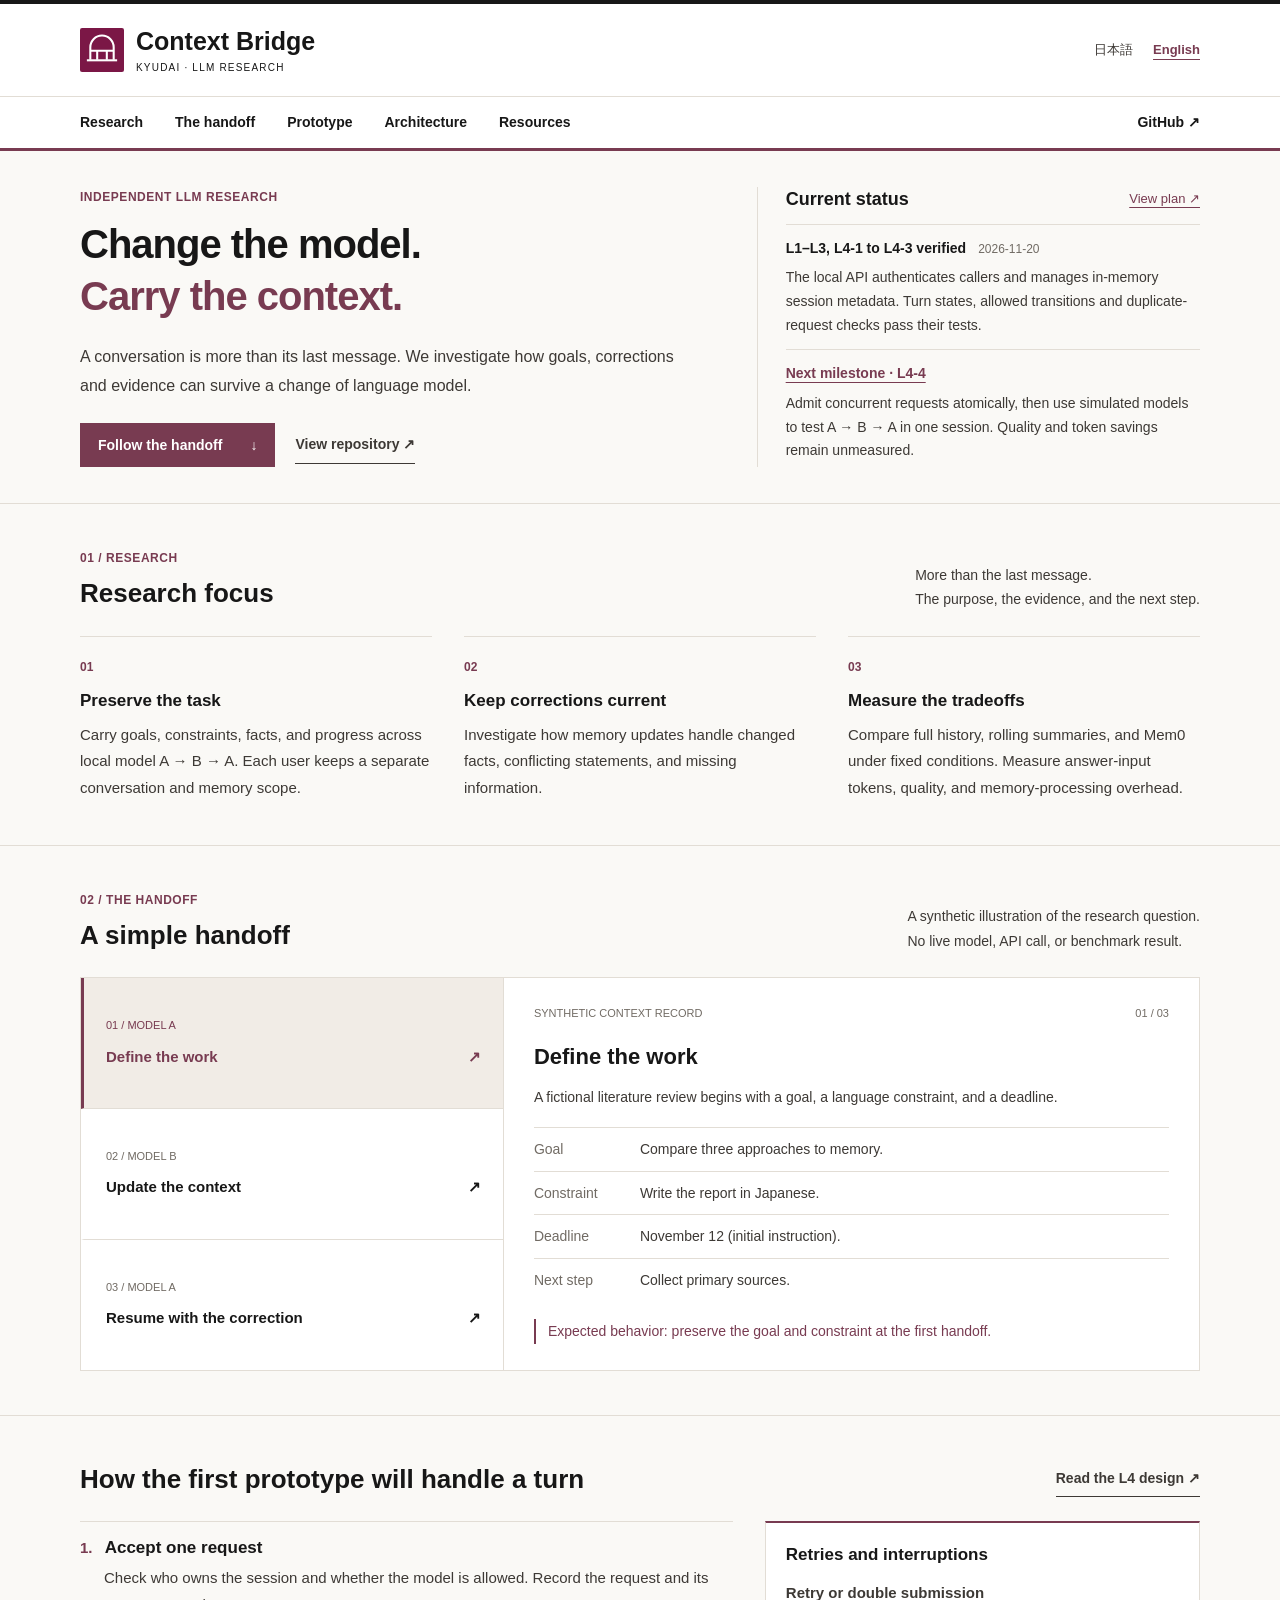
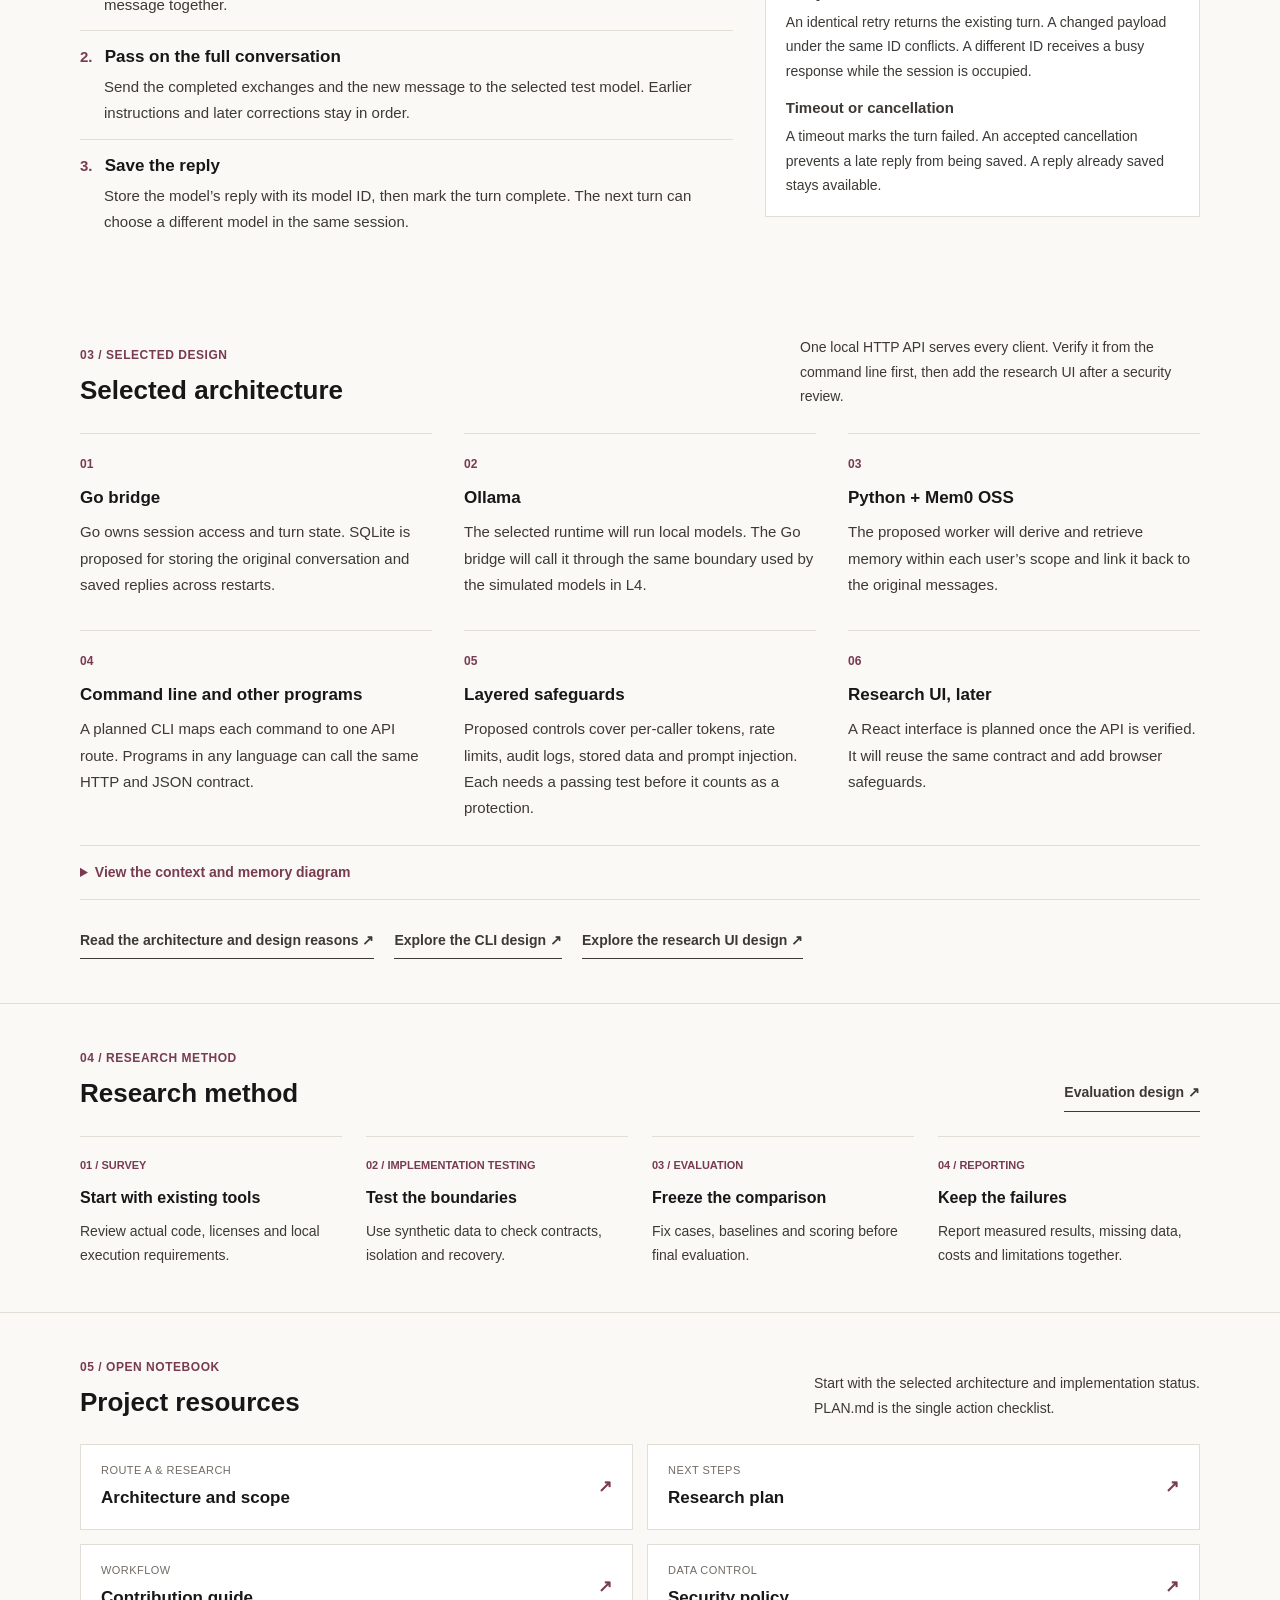
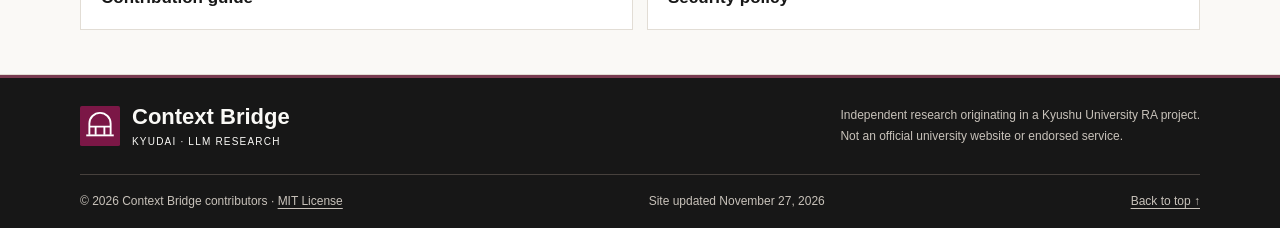
<file: website/index.html>
<!doctype html>
<html lang="en">
  <head>
    <meta charset="utf-8">
    <meta name="viewport" content="width=device-width, initial-scale=1">
    <meta name="description" content="Route A selected: Go, Ollama and Mem0 OSS. An independent research prototype for context continuity across local language models.">
    <meta name="theme-color" content="#faf9f6">
    <meta name="color-scheme" content="light">
    <title>Kyudai LLM Context Bridge — Carry the context</title>
    <link rel="icon" href="assets/mark.svg" type="image/svg+xml">
    <link rel="stylesheet" href="assets/style.css?v=20261118">
    <link rel="alternate" hreflang="ja" href="ja.html">
    <script src="assets/demo.js" defer></script>
  </head>
  <body>
    <a class="skip" href="#main">Skip to content</a>
    <header class="masthead">
      <div class="header wrap">
        <a class="brand" href="index.html"><img src="assets/mark.svg" width="44" height="44" alt=""><span>Context Bridge<span class="brand-sub">KYUDAI · LLM RESEARCH</span></span></a>
        <nav class="language-nav" aria-label="Language">
          <a href="ja.html" lang="ja">日本語</a>
          <a href="index.html" lang="en" aria-current="page">English</a>
        </nav>
      </div>
      <nav class="main-nav" aria-label="Main">
        <div class="wrap">
          <a href="#research">Research</a>
          <a href="#handoff">The handoff</a>
          <a href="#prototype">Prototype</a>
          <a href="#architecture">Architecture</a>
          <a href="#resources">Resources</a>
          <a class="repository-link" href="https://github.com/lorendw7/kyudai-llm-context-bridge">GitHub <span aria-hidden="true">↗</span></a>
        </div>
      </nav>
    </header>
    <main id="main" tabindex="-1">
      <section class="hero">
        <div class="wrap hero-content">
          <div class="hero-copy">
            <p class="eyebrow">INDEPENDENT LLM RESEARCH</p>
            <h1>Change the model.<br><em>Carry the context.</em></h1>
            <p class="lead">A conversation is more than its last message. We investigate how goals, corrections and evidence can survive a change of language model.</p>
            <div class="actions">
              <a class="button" href="#handoff">Follow the handoff <span aria-hidden="true">↓</span></a>
              <a class="text-link" href="https://github.com/lorendw7/kyudai-llm-context-bridge">View repository <span aria-hidden="true">↗</span></a>
            </div>
          </div>
          <aside class="project-status" aria-labelledby="status-heading">
            <div class="status-heading">
              <h2 id="status-heading">Current status</h2>
              <a href="https://github.com/lorendw7/kyudai-llm-context-bridge/blob/main/PLAN.md">View plan <span aria-hidden="true">↗</span></a>
            </div>
            <div class="status-item">
              <h3>L1–L3, L4-1 to L4-3 verified <time datetime="2026-11-20">2026-11-20</time></h3>
              <p>The local API authenticates callers and manages in-memory session metadata. Turn states, allowed transitions and duplicate-request checks pass their tests.</p>
            </div>
            <div class="status-item">
              <h3><a href="#prototype">Next milestone · L4-4</a></h3>
              <p>Admit concurrent requests atomically, then use simulated models to test A → B → A in one session. Quality and token savings remain unmeasured.</p>
            </div>
          </aside>
        </div>
      </section>
      <section id="research" class="section wrap">
        <div class="section-heading">
          <div>
            <p class="eyebrow">01 / RESEARCH</p>
            <h2>Research focus</h2>
          </div>
          <p>More than the last message.<br>The purpose, the evidence, and the next step.</p>
        </div>
        <div class="research-grid">
          <article>
            <span class="number">01</span>
            <h3>Preserve the task</h3>
            <p>Carry goals, constraints, facts, and progress across local model A → B → A. Each user keeps a separate conversation and memory scope.</p>
          </article>
          <article>
            <span class="number">02</span>
            <h3>Keep corrections current</h3>
            <p>Investigate how memory updates handle changed facts, conflicting statements, and missing information.</p>
          </article>
          <article>
            <span class="number">03</span>
            <h3>Measure the tradeoffs</h3>
            <p>Compare full history, rolling summaries, and Mem0 under fixed conditions. Measure answer-input tokens, quality, and memory-processing overhead.</p>
          </article>
        </div>
      </section>
      <section id="handoff" class="demo-section">
        <div class="wrap">
          <div class="section-heading">
            <div>
              <p class="eyebrow">02 / THE HANDOFF</p>
              <h2>A simple handoff</h2>
            </div>
            <p>A synthetic illustration of the research question.<br>No live model, API call, or benchmark result.</p>
          </div>
          <div class="demo">
            <div class="steps" role="group" aria-label="Choose handoff stage">
              <button type="button" data-step="0" aria-pressed="true" aria-controls="handoff-detail"><span>01 / MODEL A</span>Define the work <span aria-hidden="true">↗</span></button>
              <button type="button" data-step="1" aria-pressed="false" aria-controls="handoff-detail"><span>02 / MODEL B</span>Update the context <span aria-hidden="true">↗</span></button>
              <button type="button" data-step="2" aria-pressed="false" aria-controls="handoff-detail"><span>03 / MODEL A</span>Resume with the correction <span aria-hidden="true">↗</span></button>
            </div>
            <div id="handoff-detail" class="context-sheet" aria-live="polite" aria-atomic="true">
              <div class="sheet-header">
                <span>SYNTHETIC CONTEXT RECORD</span>
                <span id="step-count">01 / 03</span>
              </div>
              <h3 id="step-title">Define the work</h3>
              <p id="step-description">A fictional literature review begins with a goal, a language constraint, and a deadline.</p>
              <dl>
                <div>
                  <dt>Goal</dt>
                  <dd id="demo-goal">Compare three approaches to memory.</dd>
                </div>
                <div>
                  <dt>Constraint</dt>
                  <dd id="demo-constraint">Write the report in Japanese.</dd>
                </div>
                <div>
                  <dt>Deadline</dt>
                  <dd id="demo-deadline">November 12 (initial instruction).</dd>
                </div>
                <div>
                  <dt>Next step</dt>
                  <dd id="demo-next">Collect primary sources.</dd>
                </div>
              </dl>
              <p class="demo-note" id="demo-note">Expected behavior: preserve the goal and constraint at the first handoff.</p>
            </div>
          </div>
          <noscript>
            <p>The first stage is shown above. The remaining stages illustrate a deadline correction from November 12 to November 15 and its expected retention when returning to the local model. Enable JavaScript to switch stages.</p>
          </noscript>
        </div>
      </section>
      <section id="prototype" class="section wrap">
        <div class="section-heading">
          <h2>How the first prototype will handle a turn</h2>
          <a class="text-link" href="https://github.com/lorendw7/kyudai-llm-context-bridge/blob/main/docs/contracts.md#l4-turn-design">Read the L4 design <span aria-hidden="true">↗</span></a>
        </div>
        <div class="turn-design">
          <ol class="turn-flow">
            <li>
              <h3>Accept one request</h3>
              <p>Check who owns the session and whether the model is allowed. Record the request and its message together.</p>
            </li>
            <li>
              <h3>Pass on the full conversation</h3>
              <p>Send the completed exchanges and the new message to the selected test model. Earlier instructions and later corrections stay in order.</p>
            </li>
            <li>
              <h3>Save the reply</h3>
              <p>Store the model’s reply with its model ID, then mark the turn complete. The next turn can choose a different model in the same session.</p>
            </li>
          </ol>
          <div class="turn-exceptions">
            <h3>Retries and interruptions</h3>
            <dl>
              <dt>Retry or double submission</dt>
              <dd>An identical retry returns the existing turn. A changed payload under the same ID conflicts. A different ID receives a busy response while the session is occupied.</dd>
              <dt>Timeout or cancellation</dt>
              <dd>A timeout marks the turn failed. An accepted cancellation prevents a late reply from being saved. A reply already saved stays available.</dd>
            </dl>
          </div>
        </div>
      </section>
      <section id="architecture" class="section wrap">
        <div class="section-heading">
          <div>
            <p class="eyebrow">03 / SELECTED DESIGN</p>
            <h2>Selected architecture</h2>
          </div>
          <p>One local HTTP API serves every client. Verify it from the command line first, then add the research UI after a security review.</p>
        </div>
        <div class="research-grid">
          <article>
            <span class="number">01</span>
            <h3>Go bridge</h3>
            <p>Go owns session access and turn state. SQLite is proposed for storing the original conversation and saved replies across restarts.</p>
          </article>
          <article>
            <span class="number">02</span>
            <h3>Ollama</h3>
            <p>The selected runtime will run local models. The Go bridge will call it through the same boundary used by the simulated models in L4.</p>
          </article>
          <article>
            <span class="number">03</span>
            <h3>Python + Mem0 OSS</h3>
            <p>The proposed worker will derive and retrieve memory within each user’s scope and link it back to the original messages.</p>
          </article>
          <article>
            <span class="number">04</span>
            <h3>Command line and other programs</h3>
            <p>A planned CLI maps each command to one API route. Programs in any language can call the same HTTP and JSON contract.</p>
          </article>
          <article>
            <span class="number">05</span>
            <h3>Layered safeguards</h3>
            <p>Proposed controls cover per-caller tokens, rate limits, audit logs, stored data and prompt injection. Each needs a passing test before it counts as a protection.</p>
          </article>
          <article>
            <span class="number">06</span>
            <h3>Research UI, later</h3>
            <p>A React interface is planned once the API is verified. It will reuse the same contract and add browser safeguards.</p>
          </article>
        </div>
        <details class="diagram">
          <summary>View the context and memory diagram</summary>
          <figure class="architecture-figure">
            <a href="assets/context-continuity.svg"><img src="assets/context-continuity.svg" width="1200" height="680" loading="lazy" alt="Design proposal: local models A, B and A share one session. Original messages are authoritative; derived memory retains links to its sources."></a>
            <figcaption>Source messages remain authoritative. Memory is derived and traceable.<a href="assets/context-continuity.svg">Open diagram <span aria-hidden="true">↗</span></a></figcaption>
          </figure>
        </details>
        <div class="actions">
          <a class="text-link" href="https://github.com/lorendw7/kyudai-llm-context-bridge/blob/main/docs/architecture.md">Read the architecture and design reasons <span aria-hidden="true">↗</span></a>
          <a class="text-link" href="https://github.com/lorendw7/kyudai-llm-context-bridge/blob/main/docs/cli.md">Explore the CLI design <span aria-hidden="true">↗</span></a>
          <a class="text-link" href="https://github.com/lorendw7/kyudai-llm-context-bridge/blob/main/docs/ui.md">Explore the research UI design <span aria-hidden="true">↗</span></a>
        </div>
      </section>
      <section class="method-section" id="approach">
        <div class="wrap">
          <div class="section-heading">
            <div>
              <p class="eyebrow">04 / RESEARCH METHOD</p>
              <h2>Research method</h2>
            </div>
            <a class="text-link" href="https://github.com/lorendw7/kyudai-llm-context-bridge/blob/main/docs/evaluation.md">Evaluation design <span aria-hidden="true">↗</span></a>
          </div>
          <ol class="methods">
            <li>
              <span>01 / SURVEY</span>
              <h3>Start with existing tools</h3>
              <p>Review actual code, licenses and local execution requirements.</p>
            </li>
            <li>
              <span>02 / IMPLEMENTATION TESTING</span>
              <h3>Test the boundaries</h3>
              <p>Use synthetic data to check contracts, isolation and recovery.</p>
            </li>
            <li>
              <span>03 / EVALUATION</span>
              <h3>Freeze the comparison</h3>
              <p>Fix cases, baselines and scoring before final evaluation.</p>
            </li>
            <li>
              <span>04 / REPORTING</span>
              <h3>Keep the failures</h3>
              <p>Report measured results, missing data, costs and limitations together.</p>
            </li>
          </ol>
        </div>
      </section>
      <section id="resources" class="resources">
        <div class="wrap">
          <div class="section-heading">
            <div>
              <p class="eyebrow">05 / OPEN NOTEBOOK</p>
              <h2>Project resources</h2>
            </div>
            <p>Start with the selected architecture and implementation status.<br>PLAN.md is the single action checklist.</p>
          </div>
          <div class="resource-links">
            <a href="https://github.com/lorendw7/kyudai-llm-context-bridge/blob/main/README.md"><span><small>ROUTE A &amp; RESEARCH</small>Architecture and scope</span><span aria-hidden="true">↗</span></a>
            <a href="https://github.com/lorendw7/kyudai-llm-context-bridge/blob/main/PLAN.md"><span><small>NEXT STEPS</small>Research plan</span><span aria-hidden="true">↗</span></a>
            <a href="https://github.com/lorendw7/kyudai-llm-context-bridge/blob/main/CONTRIBUTING.md"><span><small>WORKFLOW</small>Contribution guide</span><span aria-hidden="true">↗</span></a>
            <a href="https://github.com/lorendw7/kyudai-llm-context-bridge/blob/main/SECURITY.md"><span><small>DATA CONTROL</small>Security policy</span><span aria-hidden="true">↗</span></a>
          </div>
        </div>
      </section>
    </main>
    <footer class="site-footer">
      <div class="wrap">
        <div class="footer-top">
          <a class="brand" href="index.html"><img src="assets/mark.svg" width="40" height="40" alt=""><span>Context Bridge<span class="brand-sub">KYUDAI · LLM RESEARCH</span></span></a>
          <p>Independent research originating in a Kyushu University RA project.<br>Not an official university website or endorsed service.</p>
        </div>
        <div class="footer-bottom">
          <span>© 2026 Context Bridge contributors · <a href="https://github.com/lorendw7/kyudai-llm-context-bridge/blob/main/LICENSE">MIT License</a></span>
          <span>Site updated <time datetime="2026-11-27">November 27, 2026</time></span>
          <a href="#main">Back to top ↑</a>
        </div>
      </div>
    </footer>
  </body>
</html>
</file>
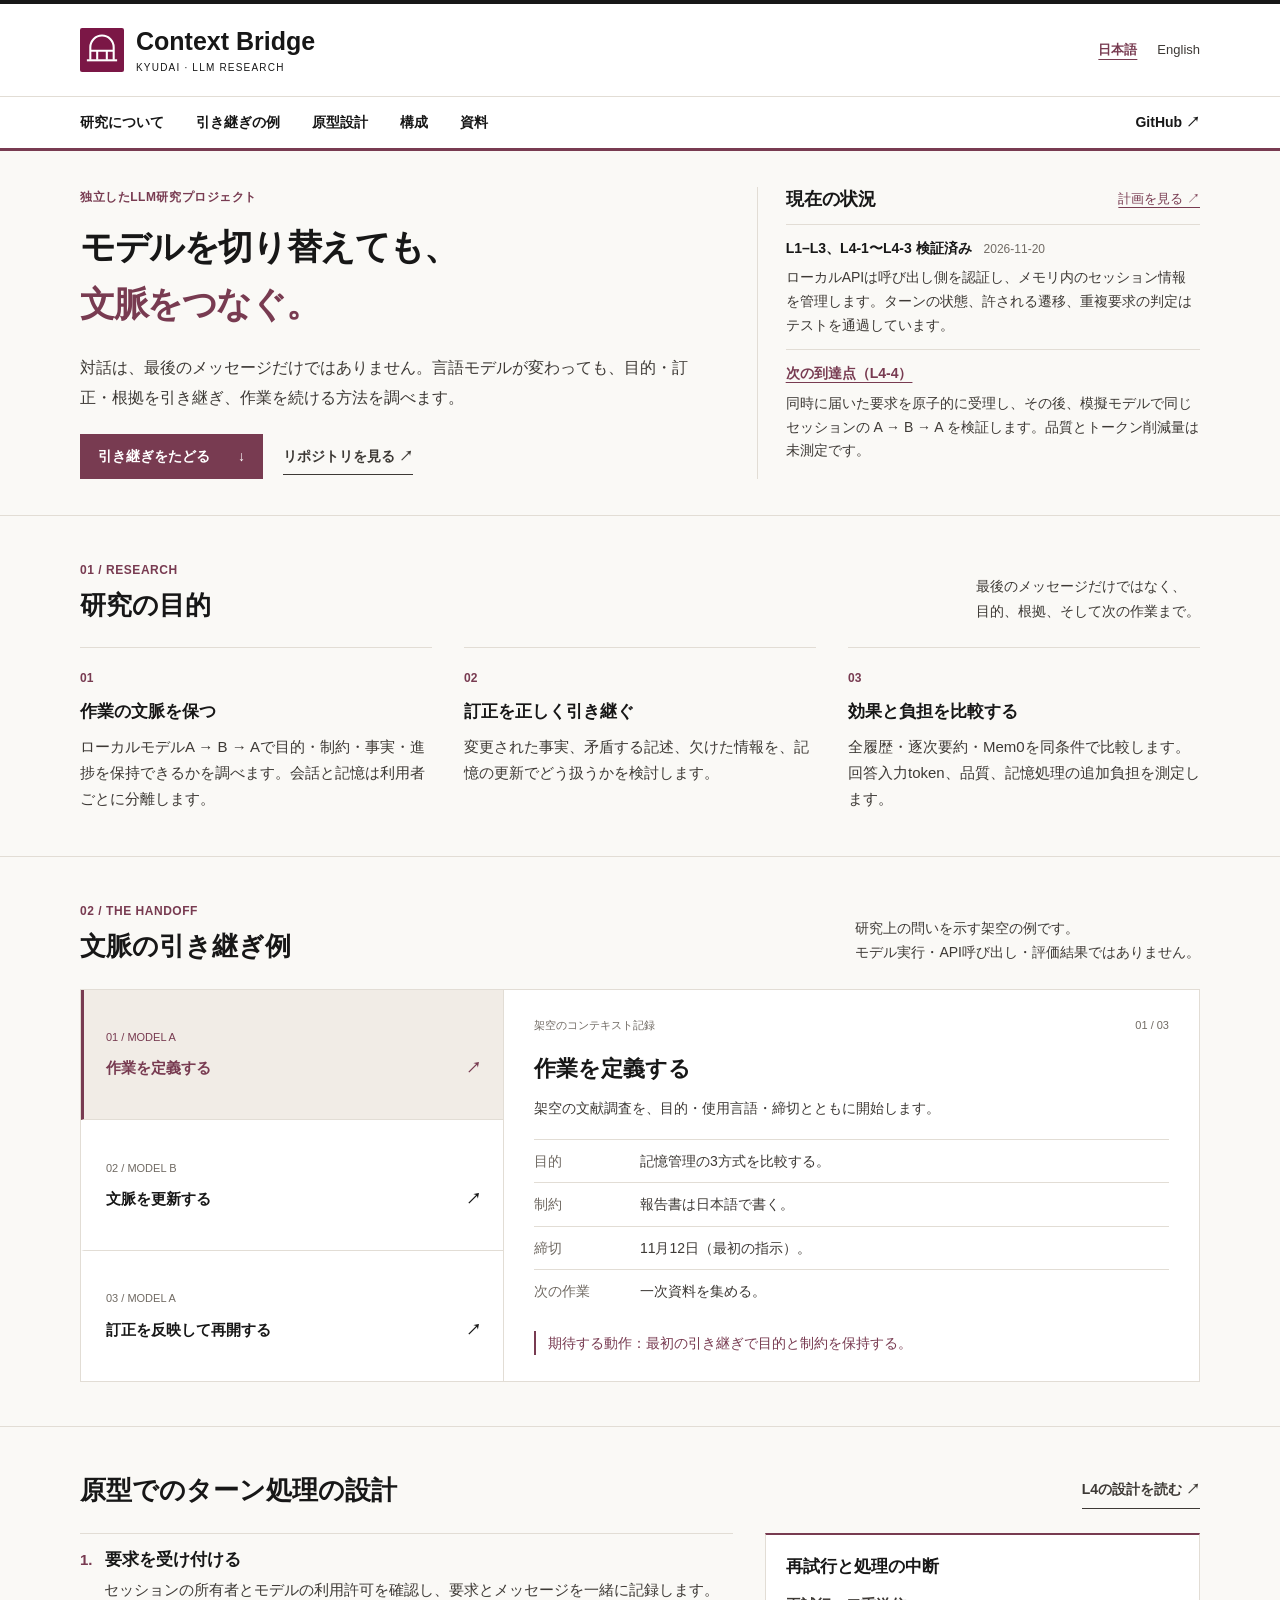
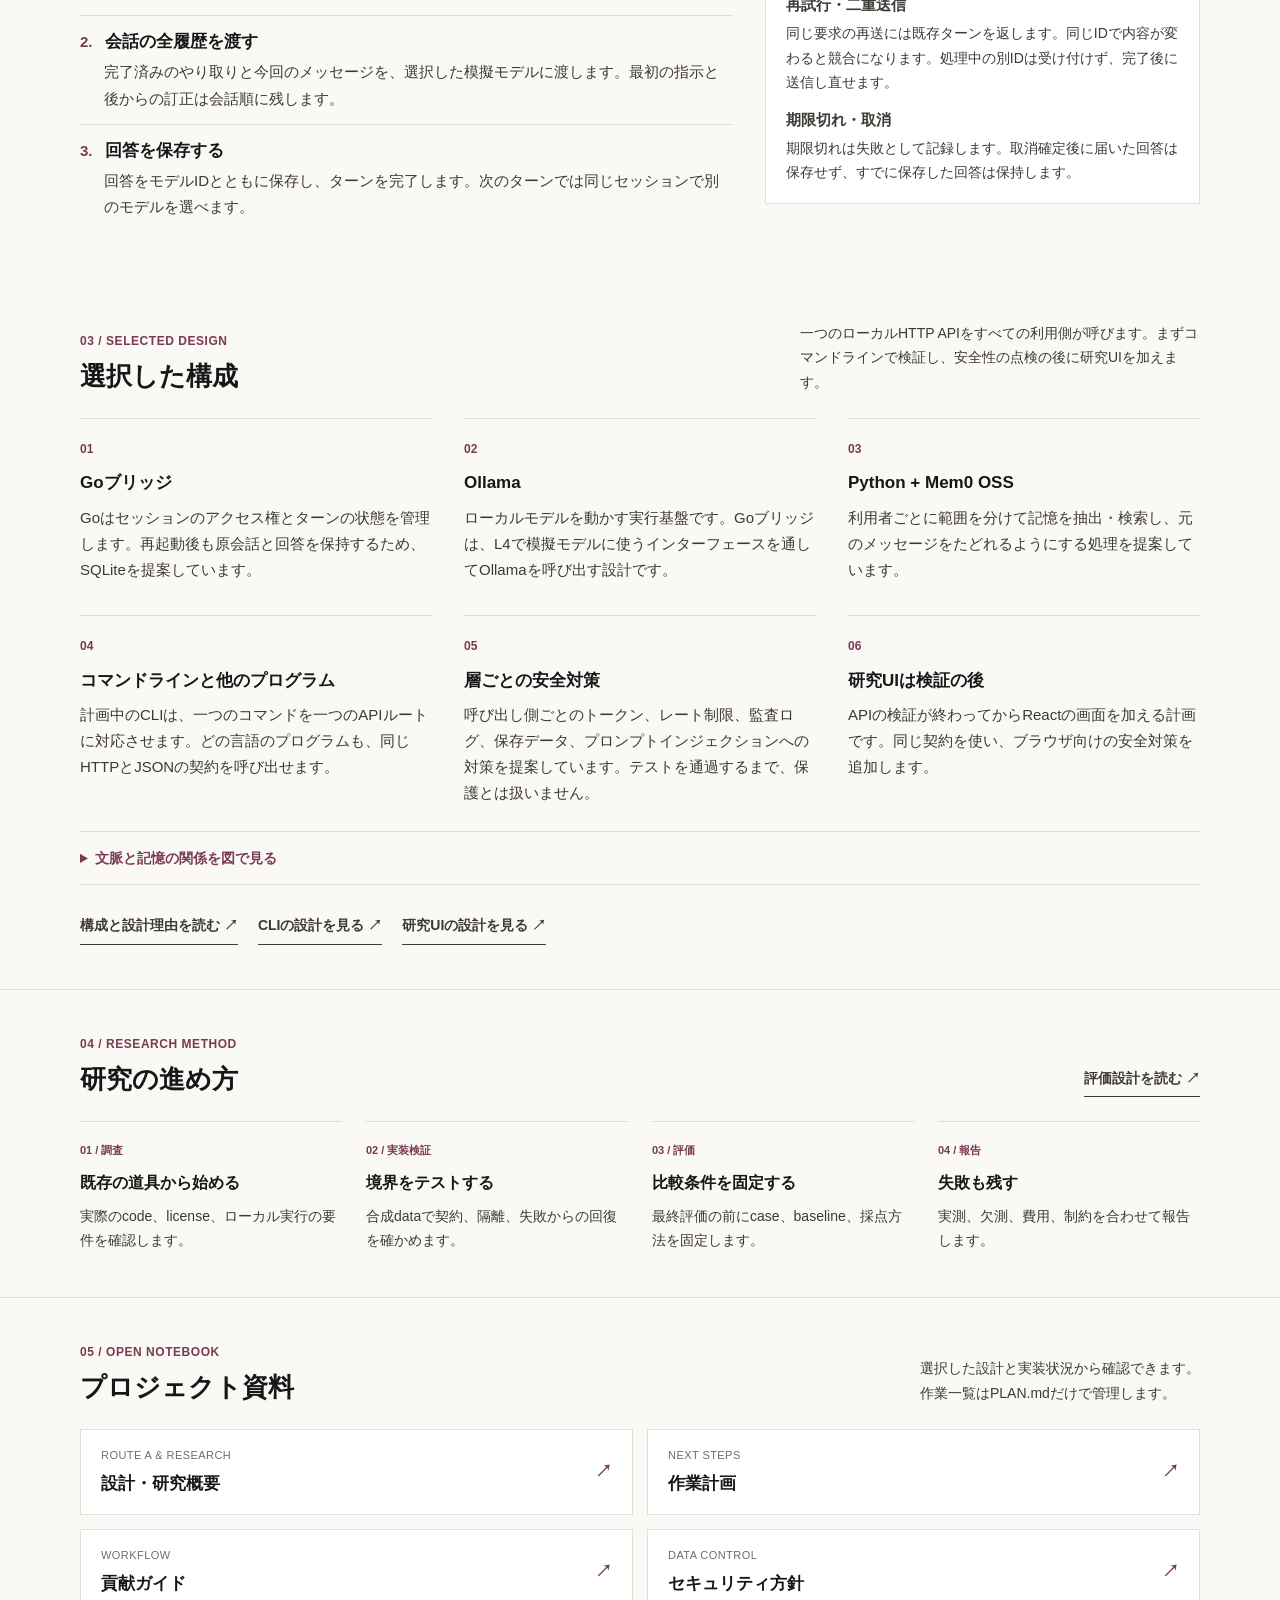
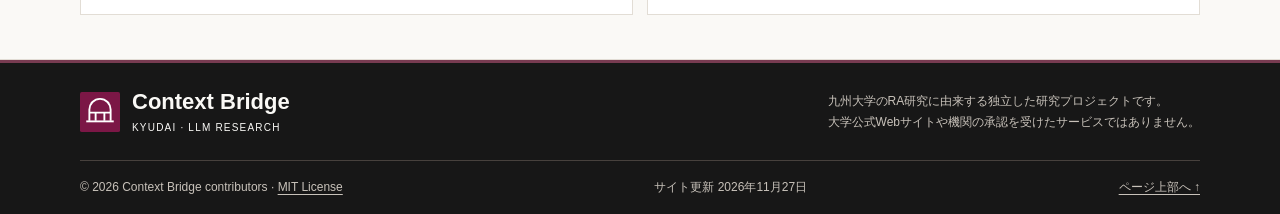
<file: website/ja.html>
<!doctype html>
<html lang="ja">
  <head>
    <meta charset="utf-8">
    <meta name="viewport" content="width=device-width, initial-scale=1">
    <meta name="description" content="Go・Ollama・Mem0 OSSによるA案を選択。ローカルモデル間の文脈継続を調べる独立した研究原型。">
    <meta name="theme-color" content="#faf9f6">
    <meta name="color-scheme" content="light">
    <title>Kyudai LLM Context Bridge — 文脈をつなぐ</title>
    <link rel="icon" href="assets/mark.svg" type="image/svg+xml">
    <link rel="stylesheet" href="assets/style.css?v=20261118">
    <link rel="alternate" hreflang="en" href="index.html">
    <script src="assets/demo.js" defer></script>
  </head>
  <body>
    <a class="skip" href="#main">本文へ移動</a>
    <header class="masthead">
      <div class="header wrap">
        <a class="brand" href="ja.html"><img src="assets/mark.svg" width="44" height="44" alt=""><span>Context Bridge<span class="brand-sub">KYUDAI · LLM RESEARCH</span></span></a>
        <nav class="language-nav" aria-label="言語">
          <a href="ja.html" lang="ja" aria-current="page">日本語</a>
          <a href="index.html" lang="en">English</a>
        </nav>
      </div>
      <nav class="main-nav" aria-label="メイン">
        <div class="wrap">
          <a href="#research">研究について</a>
          <a href="#handoff">引き継ぎの例</a>
          <a href="#prototype">原型設計</a>
          <a href="#architecture">構成</a>
          <a href="#resources">資料</a>
          <a class="repository-link" href="https://github.com/lorendw7/kyudai-llm-context-bridge">GitHub <span aria-hidden="true">↗</span></a>
        </div>
      </nav>
    </header>
    <main id="main" tabindex="-1">
      <section class="hero">
        <div class="wrap hero-content">
          <div class="hero-copy">
            <p class="eyebrow">独立したLLM研究プロジェクト</p>
            <h1>モデルを切り替えても、<br><em>文脈をつなぐ。</em></h1>
            <p class="lead">対話は、最後のメッセージだけではありません。言語モデルが変わっても、目的・訂正・根拠を引き継ぎ、作業を続ける方法を調べます。</p>
            <div class="actions">
              <a class="button" href="#handoff">引き継ぎをたどる <span aria-hidden="true">↓</span></a>
              <a class="text-link" href="https://github.com/lorendw7/kyudai-llm-context-bridge">リポジトリを見る <span aria-hidden="true">↗</span></a>
            </div>
          </div>
          <aside class="project-status" aria-labelledby="status-heading">
            <div class="status-heading">
              <h2 id="status-heading">現在の状況</h2>
              <a href="https://github.com/lorendw7/kyudai-llm-context-bridge/blob/main/PLAN.md">計画を見る <span aria-hidden="true">↗</span></a>
            </div>
            <div class="status-item">
              <h3>L1–L3、L4-1〜L4-3 検証済み <time datetime="2026-11-20">2026-11-20</time></h3>
              <p>ローカルAPIは呼び出し側を認証し、メモリ内のセッション情報を管理します。ターンの状態、許される遷移、重複要求の判定はテストを通過しています。</p>
            </div>
            <div class="status-item">
              <h3><a href="#prototype">次の到達点（L4-4）</a></h3>
              <p>同時に届いた要求を原子的に受理し、その後、模擬モデルで同じセッションの A → B → A を検証します。品質とトークン削減量は未測定です。</p>
            </div>
          </aside>
        </div>
      </section>
      <section id="research" class="section wrap">
        <div class="section-heading">
          <div>
            <p class="eyebrow">01 / RESEARCH</p>
            <h2>研究の目的</h2>
          </div>
          <p>最後のメッセージだけではなく、<br>目的、根拠、そして次の作業まで。</p>
        </div>
        <div class="research-grid">
          <article>
            <span class="number">01</span>
            <h3>作業の文脈を保つ</h3>
            <p>ローカルモデルA → B → Aで目的・制約・事実・進捗を保持できるかを調べます。会話と記憶は利用者ごとに分離します。</p>
          </article>
          <article>
            <span class="number">02</span>
            <h3>訂正を正しく引き継ぐ</h3>
            <p>変更された事実、矛盾する記述、欠けた情報を、記憶の更新でどう扱うかを検討します。</p>
          </article>
          <article>
            <span class="number">03</span>
            <h3>効果と負担を比較する</h3>
            <p>全履歴・逐次要約・Mem0を同条件で比較します。回答入力token、品質、記憶処理の追加負担を測定します。</p>
          </article>
        </div>
      </section>
      <section id="handoff" class="demo-section">
        <div class="wrap">
          <div class="section-heading">
            <div>
              <p class="eyebrow">02 / THE HANDOFF</p>
              <h2>文脈の引き継ぎ例</h2>
            </div>
            <p>研究上の問いを示す架空の例です。<br>モデル実行・API呼び出し・評価結果ではありません。</p>
          </div>
          <div class="demo">
            <div class="steps" role="group" aria-label="引き継ぎ段階を選択">
              <button type="button" data-step="0" aria-pressed="true" aria-controls="handoff-detail"><span>01 / MODEL A</span>作業を定義する <span aria-hidden="true">↗</span></button>
              <button type="button" data-step="1" aria-pressed="false" aria-controls="handoff-detail"><span>02 / MODEL B</span>文脈を更新する <span aria-hidden="true">↗</span></button>
              <button type="button" data-step="2" aria-pressed="false" aria-controls="handoff-detail"><span>03 / MODEL A</span>訂正を反映して再開する <span aria-hidden="true">↗</span></button>
            </div>
            <div id="handoff-detail" class="context-sheet" aria-live="polite" aria-atomic="true">
              <div class="sheet-header">
                <span>架空のコンテキスト記録</span>
                <span id="step-count">01 / 03</span>
              </div>
              <h3 id="step-title">作業を定義する</h3>
              <p id="step-description">架空の文献調査を、目的・使用言語・締切とともに開始します。</p>
              <dl>
                <div>
                  <dt>目的</dt>
                  <dd id="demo-goal">記憶管理の3方式を比較する。</dd>
                </div>
                <div>
                  <dt>制約</dt>
                  <dd id="demo-constraint">報告書は日本語で書く。</dd>
                </div>
                <div>
                  <dt>締切</dt>
                  <dd id="demo-deadline">11月12日（最初の指示）。</dd>
                </div>
                <div>
                  <dt>次の作業</dt>
                  <dd id="demo-next">一次資料を集める。</dd>
                </div>
              </dl>
              <p class="demo-note" id="demo-note">期待する動作：最初の引き継ぎで目的と制約を保持する。</p>
            </div>
          </div>
          <noscript>
            <p>最初の段階を表示しています。続く段階では締切を11月12日から15日に訂正し、ローカルモデルへの復帰時に訂正を保持する例を示します。切り替えにはJavaScriptを有効にしてください。</p>
          </noscript>
        </div>
      </section>
      <section id="prototype" class="section wrap">
        <div class="section-heading">
          <h2>原型でのターン処理の設計</h2>
          <a class="text-link" href="https://github.com/lorendw7/kyudai-llm-context-bridge/blob/main/docs/contracts.md#l4-turn-design">L4の設計を読む <span aria-hidden="true">↗</span></a>
        </div>
        <div class="turn-design">
          <ol class="turn-flow">
            <li>
              <h3>要求を受け付ける</h3>
              <p>セッションの所有者とモデルの利用許可を確認し、要求とメッセージを一緒に記録します。</p>
            </li>
            <li>
              <h3>会話の全履歴を渡す</h3>
              <p>完了済みのやり取りと今回のメッセージを、選択した模擬モデルに渡します。最初の指示と後からの訂正は会話順に残します。</p>
            </li>
            <li>
              <h3>回答を保存する</h3>
              <p>回答をモデルIDとともに保存し、ターンを完了します。次のターンでは同じセッションで別のモデルを選べます。</p>
            </li>
          </ol>
          <div class="turn-exceptions">
            <h3>再試行と処理の中断</h3>
            <dl>
              <dt>再試行・二重送信</dt>
              <dd>同じ要求の再送には既存ターンを返します。同じIDで内容が変わると競合になります。処理中の別IDは受け付けず、完了後に送信し直せます。</dd>
              <dt>期限切れ・取消</dt>
              <dd>期限切れは失敗として記録します。取消確定後に届いた回答は保存せず、すでに保存した回答は保持します。</dd>
            </dl>
          </div>
        </div>
      </section>
      <section id="architecture" class="section wrap">
        <div class="section-heading">
          <div>
            <p class="eyebrow">03 / SELECTED DESIGN</p>
            <h2>選択した構成</h2>
          </div>
          <p>一つのローカルHTTP APIをすべての利用側が呼びます。まずコマンドラインで検証し、安全性の点検の後に研究UIを加えます。</p>
        </div>
        <div class="research-grid">
          <article>
            <span class="number">01</span>
            <h3>Goブリッジ</h3>
            <p>Goはセッションのアクセス権とターンの状態を管理します。再起動後も原会話と回答を保持するため、SQLiteを提案しています。</p>
          </article>
          <article>
            <span class="number">02</span>
            <h3>Ollama</h3>
            <p>ローカルモデルを動かす実行基盤です。Goブリッジは、L4で模擬モデルに使うインターフェースを通してOllamaを呼び出す設計です。</p>
          </article>
          <article>
            <span class="number">03</span>
            <h3>Python + Mem0 OSS</h3>
            <p>利用者ごとに範囲を分けて記憶を抽出・検索し、元のメッセージをたどれるようにする処理を提案しています。</p>
          </article>
          <article>
            <span class="number">04</span>
            <h3>コマンドラインと他のプログラム</h3>
            <p>計画中のCLIは、一つのコマンドを一つのAPIルートに対応させます。どの言語のプログラムも、同じHTTPとJSONの契約を呼び出せます。</p>
          </article>
          <article>
            <span class="number">05</span>
            <h3>層ごとの安全対策</h3>
            <p>呼び出し側ごとのトークン、レート制限、監査ログ、保存データ、プロンプトインジェクションへの対策を提案しています。テストを通過するまで、保護とは扱いません。</p>
          </article>
          <article>
            <span class="number">06</span>
            <h3>研究UIは検証の後</h3>
            <p>APIの検証が終わってからReactの画面を加える計画です。同じ契約を使い、ブラウザ向けの安全対策を追加します。</p>
          </article>
        </div>
        <details class="diagram">
          <summary>文脈と記憶の関係を図で見る</summary>
          <figure class="architecture-figure">
            <a href="assets/context-continuity.svg"><img src="assets/context-continuity.svg" width="1200" height="680" loading="lazy" alt="設計提案：ローカルモデルA、B、Aが同じセッションを使用します。原メッセージを正本とし、派生記憶は出典への参照を保持します。"></a>
            <figcaption>原メッセージが正本。記憶は出典をたどれる派生情報です。<a href="assets/context-continuity.svg">図を開く <span aria-hidden="true">↗</span></a></figcaption>
          </figure>
        </details>
        <div class="actions">
          <a class="text-link" href="https://github.com/lorendw7/kyudai-llm-context-bridge/blob/main/docs/architecture.md">構成と設計理由を読む <span aria-hidden="true">↗</span></a>
          <a class="text-link" href="https://github.com/lorendw7/kyudai-llm-context-bridge/blob/main/docs/cli.md">CLIの設計を見る <span aria-hidden="true">↗</span></a>
          <a class="text-link" href="https://github.com/lorendw7/kyudai-llm-context-bridge/blob/main/docs/ui.md">研究UIの設計を見る <span aria-hidden="true">↗</span></a>
        </div>
      </section>
      <section class="method-section" id="approach">
        <div class="wrap">
          <div class="section-heading">
            <div>
              <p class="eyebrow">04 / RESEARCH METHOD</p>
              <h2>研究の進め方</h2>
            </div>
            <a class="text-link" href="https://github.com/lorendw7/kyudai-llm-context-bridge/blob/main/docs/evaluation.md">評価設計を読む <span aria-hidden="true">↗</span></a>
          </div>
          <ol class="methods">
            <li>
              <span>01 / 調査</span>
              <h3>既存の道具から始める</h3>
              <p>実際のcode、license、ローカル実行の要件を確認します。</p>
            </li>
            <li>
              <span>02 / 実装検証</span>
              <h3>境界をテストする</h3>
              <p>合成dataで契約、隔離、失敗からの回復を確かめます。</p>
            </li>
            <li>
              <span>03 / 評価</span>
              <h3>比較条件を固定する</h3>
              <p>最終評価の前にcase、baseline、採点方法を固定します。</p>
            </li>
            <li>
              <span>04 / 報告</span>
              <h3>失敗も残す</h3>
              <p>実測、欠測、費用、制約を合わせて報告します。</p>
            </li>
          </ol>
        </div>
      </section>
      <section id="resources" class="resources">
        <div class="wrap">
          <div class="section-heading">
            <div>
              <p class="eyebrow">05 / OPEN NOTEBOOK</p>
              <h2>プロジェクト資料</h2>
            </div>
            <p>選択した設計と実装状況から確認できます。<br>作業一覧はPLAN.mdだけで管理します。</p>
          </div>
          <div class="resource-links">
            <a href="https://github.com/lorendw7/kyudai-llm-context-bridge/blob/main/README.md"><span><small>ROUTE A &amp; RESEARCH</small>設計・研究概要</span><span aria-hidden="true">↗</span></a>
            <a href="https://github.com/lorendw7/kyudai-llm-context-bridge/blob/main/PLAN.md"><span><small>NEXT STEPS</small>作業計画</span><span aria-hidden="true">↗</span></a>
            <a href="https://github.com/lorendw7/kyudai-llm-context-bridge/blob/main/CONTRIBUTING.md"><span><small>WORKFLOW</small>貢献ガイド</span><span aria-hidden="true">↗</span></a>
            <a href="https://github.com/lorendw7/kyudai-llm-context-bridge/blob/main/SECURITY.md"><span><small>DATA CONTROL</small>セキュリティ方針</span><span aria-hidden="true">↗</span></a>
          </div>
        </div>
      </section>
    </main>
    <footer class="site-footer">
      <div class="wrap">
        <div class="footer-top">
          <a class="brand" href="ja.html"><img src="assets/mark.svg" width="40" height="40" alt=""><span>Context Bridge<span class="brand-sub">KYUDAI · LLM RESEARCH</span></span></a>
          <p>九州大学のRA研究に由来する独立した研究プロジェクトです。<br>大学公式Webサイトや機関の承認を受けたサービスではありません。</p>
        </div>
        <div class="footer-bottom">
          <span>© 2026 Context Bridge contributors · <a href="https://github.com/lorendw7/kyudai-llm-context-bridge/blob/main/LICENSE">MIT License</a></span>
          <span>サイト更新 <time datetime="2026-11-27">2026年11月27日</time></span>
          <a href="#main">ページ上部へ ↑</a>
        </div>
      </div>
    </footer>
  </body>
</html>
</file>
<file: website/assets/style.css>
/* Independent warm palette with the user-selected canvas; see docs/design.md. */
:root {
  color-scheme: only light;
  --accent: #783b51;
  --accent-dark: #5d2c3e;
  --heading: #171717;
  --footer-text: #c8c2ba;
  --footer-line: #47413d;
  --text: #3d3935;
  --muted: #716b64;
  --canvas: #faf9f6;
  --surface: #fff;
  --selected: #f1ece6;
  --line: #e2ddd5;
  --font: Arial, Meiryo, "Hiragino Kaku Gothic ProN", sans-serif;
}

/* Canvas and typography */
* { box-sizing: border-box; }
html { background: var(--canvas); scroll-behavior: smooth; scroll-padding-top: 20px; }
body { margin: 0; background: var(--canvas); color: var(--text); font: 15px/1.75 var(--font); }
html[lang=ja] { --font: Meiryo, "Hiragino Kaku Gothic ProN", Arial, sans-serif; }
main, section, footer, aside { background: var(--canvas); }
a { color: inherit; text-decoration: none; }
a:hover { color: var(--accent); }
a:focus-visible, button:focus-visible, summary:focus-visible { outline: 3px solid var(--accent); outline-offset: 4px; }
p, h1, h2, h3, figure { margin: 0; }
h1, h2, h3 { color: var(--heading); }
h1 { font-size: clamp(30px, 3.2vw, 40px); line-height: 1.3; letter-spacing: -.025em; }
h1 em { color: var(--accent); font-style: normal; }
html[lang=ja] h1 { font-size: clamp(26px, 2.8vw, 35px); line-height: 1.65; letter-spacing: -.04em; }
h2 { font-size: 26px; line-height: 1.4; }
h3 { font-size: 17px; line-height: 1.6; }
img { max-width: 100%; }
button { font: inherit; }
.wrap { width: min(1120px, calc(100% - 64px)); margin-inline: auto; }
.eyebrow { margin-bottom: 10px; color: var(--accent); font-size: 12px; font-weight: 700; letter-spacing: .045em; }
.lead { margin-top: 20px; font-size: 16px; line-height: 1.85; }
.actions { display: flex; align-items: center; flex-wrap: wrap; gap: 20px; margin-top: 22px; }
.button { display: inline-flex; align-items: center; justify-content: space-between; gap: 28px; min-height: 44px; padding: 10px 18px; background: var(--accent); color: #fff; font-size: 14px; font-weight: 700; }
.button:hover { background: var(--accent-dark); color: #fff; }
.text-link { display: inline-block; padding-block: 6px; border-bottom: 1px solid currentColor; font-size: 14px; font-weight: 700; }

/* Header and project introduction */
.masthead { background: var(--surface); border-top: 4px solid var(--heading); border-bottom: 3px solid var(--accent); }
.header { display: flex; align-items: center; justify-content: space-between; gap: 24px; min-height: 92px; }
.brand { display: inline-flex; align-items: center; gap: 12px; color: var(--heading); font: 700 25px/1.2 Arial, sans-serif; white-space: nowrap; }
.brand img { flex: 0 0 auto; }
.brand-sub { display: block; margin-top: 6px; font-size: 10px; font-weight: 400; letter-spacing: .12em; }
.language-nav { display: flex; gap: 20px; font-size: 13px; }
.language-nav a { padding-block: 10px; }
.language-nav a[aria-current] { color: var(--accent); font-weight: 700; text-decoration: underline; text-underline-offset: 5px; }
.main-nav { border-top: 1px solid var(--line); }
.main-nav > .wrap { display: flex; flex-wrap: wrap; align-items: center; gap: 0 32px; }
.main-nav a { padding: 13px 0; color: var(--heading); font-size: 14px; font-weight: 700; }
.main-nav a:hover { color: var(--accent); text-decoration: underline; text-underline-offset: 5px; }
.main-nav .repository-link { margin-left: auto; }
.hero { border-bottom: 1px solid var(--line); }
.hero-content { display: grid; grid-template-columns: 1.4fr 1fr; gap: 56px; padding-block: 36px; }
.hero-copy { align-self: center; }
.project-status { border-left: 1px solid var(--line); padding-left: 28px; }
.status-heading { display: flex; flex-wrap: wrap; align-items: center; justify-content: space-between; gap: 8px 16px; padding-bottom: 12px; }
.status-heading h2 { font-size: 18px; }
.status-heading a { color: var(--accent); font-size: 13px; text-decoration: underline; text-underline-offset: 4px; }
.status-item { border-top: 1px solid var(--line); padding-top: 12px; margin-top: 12px; }
.status-heading + .status-item { margin-top: 0; }
.status-item h3 { display: flex; flex-wrap: wrap; align-items: baseline; gap: 4px 12px; font-size: 14px; }
.status-item a { color: var(--accent); text-decoration: underline; text-underline-offset: 4px; }
.status-item time { color: var(--muted); font-size: 12px; font-weight: 400; }
.status-item p { margin-top: 7px; font-size: 14px; line-height: 1.7; }

/* Research and reference sections */
.section, .demo-section, .method-section, .resources { padding-block: 44px; }
.demo-section, .method-section, .resources { border-top: 1px solid var(--line); }
.demo-section, .resources { border-bottom: 1px solid var(--line); }
.section-heading { display: flex; align-items: flex-end; justify-content: space-between; gap: 24px; margin-bottom: 24px; }
.section-heading .eyebrow { margin-bottom: 6px; }
.section-heading > p { max-width: 400px; font-size: 14px; }
.research-grid { display: grid; grid-template-columns: repeat(3, minmax(0, 1fr)); gap: 32px; }
.research-grid article { border-top: 1px solid var(--line); padding-top: 16px; }
.number { color: var(--accent); font-size: 12px; font-weight: 700; }
.research-grid h3 { margin: 8px 0; }
.research-grid p { font-size: 15px; }
.diagram { margin-top: 24px; border-block: 1px solid var(--line); }
.diagram summary { padding-block: 14px; color: var(--accent); font-size: 14px; font-weight: 700; cursor: pointer; }
.diagram summary:hover { text-decoration: underline; text-underline-offset: 4px; }
.architecture-figure { margin-bottom: 18px; border: 1px solid var(--line); }
.architecture-figure > a, .architecture-figure img { display: block; }
.architecture-figure img { width: 100%; height: auto; }
.architecture-figure figcaption { display: flex; justify-content: space-between; gap: 18px; border-top: 1px solid var(--line); padding: 14px 18px; font-size: 13px; }
.architecture-figure figcaption a { flex-shrink: 0; color: var(--accent); text-decoration: underline; text-underline-offset: 4px; }
.turn-design { display: grid; grid-template-columns: minmax(0, 1.5fr) minmax(0, 1fr); gap: 32px; }
.turn-flow { margin: 0; padding: 0; list-style-position: inside; }
.turn-flow li { border-top: 1px solid var(--line); padding: 12px 0; }
.turn-flow li::marker { color: var(--accent); font-weight: 700; }
.turn-flow h3 { display: inline; margin-left: 8px; }
.turn-flow p { margin: 4px 0 0 24px; }
.turn-exceptions { align-self: start; border: 1px solid var(--line); border-top: 2px solid var(--accent); padding: 18px 20px; background: var(--surface); }
.turn-exceptions dl { margin: 0; }
.turn-exceptions dt { margin-top: 12px; font-weight: 700; }
.turn-exceptions dd { margin: 3px 0 0; font-size: 14px; }
.methods { display: grid; grid-template-columns: repeat(4, minmax(0, 1fr)); gap: 24px; margin: 0; padding: 0; list-style: none; }
.methods li { border-top: 1px solid var(--line); padding-top: 14px; }
.methods li > span { color: var(--accent); font-size: 11px; font-weight: 700; }
.methods h3 { margin: 8px 0; font-size: 16px; }
.methods p { font-size: 14px; }
.resource-links { display: grid; grid-template-columns: repeat(2, minmax(0, 1fr)); gap: 14px; }
.resource-links a { display: flex; align-items: center; justify-content: space-between; gap: 16px; border: 1px solid var(--line); padding: 16px 20px; background: var(--surface); color: var(--heading); font-size: 17px; font-weight: 700; }
.resource-links a:hover { border-color: var(--accent); color: var(--accent); }
.resource-links small { display: block; margin-bottom: 3px; color: var(--muted); font-size: 11px; font-weight: 400; letter-spacing: .04em; }
.resource-links a > span:last-child { color: var(--accent); }

/* Synthetic example: native buttons, one selected stage */
.demo { display: grid; grid-template-columns: 1fr 1.65fr; border: 1px solid var(--line); }
.steps { display: flex; flex-direction: column; }
.steps button { flex: 1; border: 0; border-left: 3px solid transparent; border-bottom: 1px solid var(--line); padding: 20px 22px; text-align: left; background: var(--surface); color: var(--heading); font-size: 15px; font-weight: 700; cursor: pointer; }
.steps button:last-child { border-bottom: 0; }
.steps button > span:first-child { display: block; margin-bottom: 8px; color: var(--muted); font-size: 11px; font-weight: 400; }
.steps button > span:last-child { float: right; margin-left: 10px; }
.steps button[aria-pressed=true] { border-left-color: var(--accent); background: var(--selected); color: var(--accent); }
.steps button[aria-pressed=true] > span:first-child { color: var(--accent); }
.steps button:not([aria-pressed=true]):hover { background: var(--selected); }
.steps button:focus-visible { position: relative; z-index: 1; outline-offset: -5px; }
.context-sheet { padding: 26px 30px; border-left: 1px solid var(--line); background: var(--surface); }
.sheet-header { display: flex; justify-content: space-between; gap: 16px; margin-bottom: 16px; color: var(--muted); font-size: 11px; }
.context-sheet h3 { font-size: 22px; }
.context-sheet > p { margin-top: 10px; font-size: 14px; }
.context-sheet dl { margin: 18px 0; }
.context-sheet dl > div { display: grid; grid-template-columns: 90px minmax(0, 1fr); gap: 16px; padding: 9px 0; border-top: 1px solid var(--line); font-size: 14px; }
.context-sheet dt { color: var(--muted); }
.context-sheet dd { margin: 0; }
.context-sheet .demo-note { border-left: 2px solid var(--accent); padding-left: 12px; color: var(--accent); }
noscript p { margin-top: 18px; font-size: 14px; }

/* Footer and accessibility */
.site-footer { background: var(--heading); color: var(--canvas); border-top: 3px solid var(--accent); }
.site-footer .brand { color: var(--canvas); }
.site-footer a:hover { color: var(--surface); }
.site-footer a:focus-visible { outline-color: var(--canvas); }
.footer-top { display: flex; align-items: center; justify-content: space-between; gap: 28px; padding-block: 26px; }
.footer-top .brand { font-size: 22px; }
.footer-top p { max-width: 550px; color: var(--footer-text); font-size: 12px; }
.footer-bottom { display: flex; justify-content: space-between; flex-wrap: wrap; gap: 8px 20px; border-top: 1px solid var(--footer-line); padding-block: 16px; color: var(--footer-text); font-size: 12px; }
.footer-bottom a { text-decoration: underline; text-underline-offset: 3px; }
.skip { position: fixed; z-index: 10; top: -100px; left: 12px; padding: 12px; background: var(--surface); color: var(--accent); }
.skip:focus { top: 12px; }

@media (max-width: 900px) {
  .hero-content { grid-template-columns: 1.2fr 1fr; gap: 28px; }
  .project-status { padding-left: 22px; }
  .research-grid { gap: 24px; }
  .main-nav > .wrap { gap: 0 24px; }
}

@media (max-width: 760px) {
  .wrap { width: calc(100% - 40px); }
  .header { min-height: auto; padding-block: 20px; flex-wrap: wrap; gap: 12px; }
  .brand { font-size: 23px; }
  .language-nav { margin-left: auto; }
  .main-nav > .wrap { gap: 0 20px; }
  .main-nav a { padding-block: 10px; font-size: 13px; }
  .main-nav .repository-link { margin-left: 0; }
  .hero-content { grid-template-columns: 1fr; gap: 26px; padding-block: 28px; }
  h1 { font-size: 32px; }
  html[lang=ja] h1 { font-size: clamp(24px, 5.5vw, 32px); }
  .lead { font-size: 15px; }
  .project-status { border-left: 0; border-top: 1px solid var(--line); padding: 20px 0 0; }
  .section, .demo-section, .method-section, .resources { padding-block: 32px; }
  .section-heading { align-items: flex-start; flex-direction: column; gap: 12px; margin-bottom: 20px; }
  .section-heading > p { max-width: none; }
  h2 { font-size: 24px; }
  .research-grid { grid-template-columns: 1fr; gap: 20px; }
  .research-grid article { display: grid; grid-template-columns: 30px minmax(0, 1fr); gap: 6px 10px; }
  .research-grid h3 { margin: 0; }
  .research-grid p { grid-column: 2; }
  .turn-design { grid-template-columns: 1fr; gap: 16px; }
  .demo { grid-template-columns: 1fr; }
  .steps button { padding: 16px 20px; }
  .context-sheet { border-left: 0; border-top: 1px solid var(--line); padding: 22px 20px; }
  .context-sheet dl > div { grid-template-columns: 72px minmax(0, 1fr); gap: 12px; }
  .architecture-figure figcaption { flex-direction: column; gap: 8px; }
  .methods { grid-template-columns: repeat(2, minmax(0, 1fr)); gap: 20px; }
  .resource-links { grid-template-columns: 1fr; gap: 10px; }
  .resource-links a { padding: 13px 16px; font-size: 16px; }
  .footer-top { flex-direction: column; align-items: flex-start; gap: 16px; }
}

@media (max-width: 380px) {
  .wrap { width: calc(100% - 32px); }
  h1 { font-size: 29px; }
  .main-nav > .wrap { gap: 0 18px; }
  .main-nav a { font-size: 12px; }
  .methods { grid-template-columns: 1fr; }
  .context-sheet { padding-inline: 16px; }
  .actions { gap: 12px 18px; }
}

@media (prefers-reduced-motion: reduce) {
  html { scroll-behavior: auto; }
}
</file>
